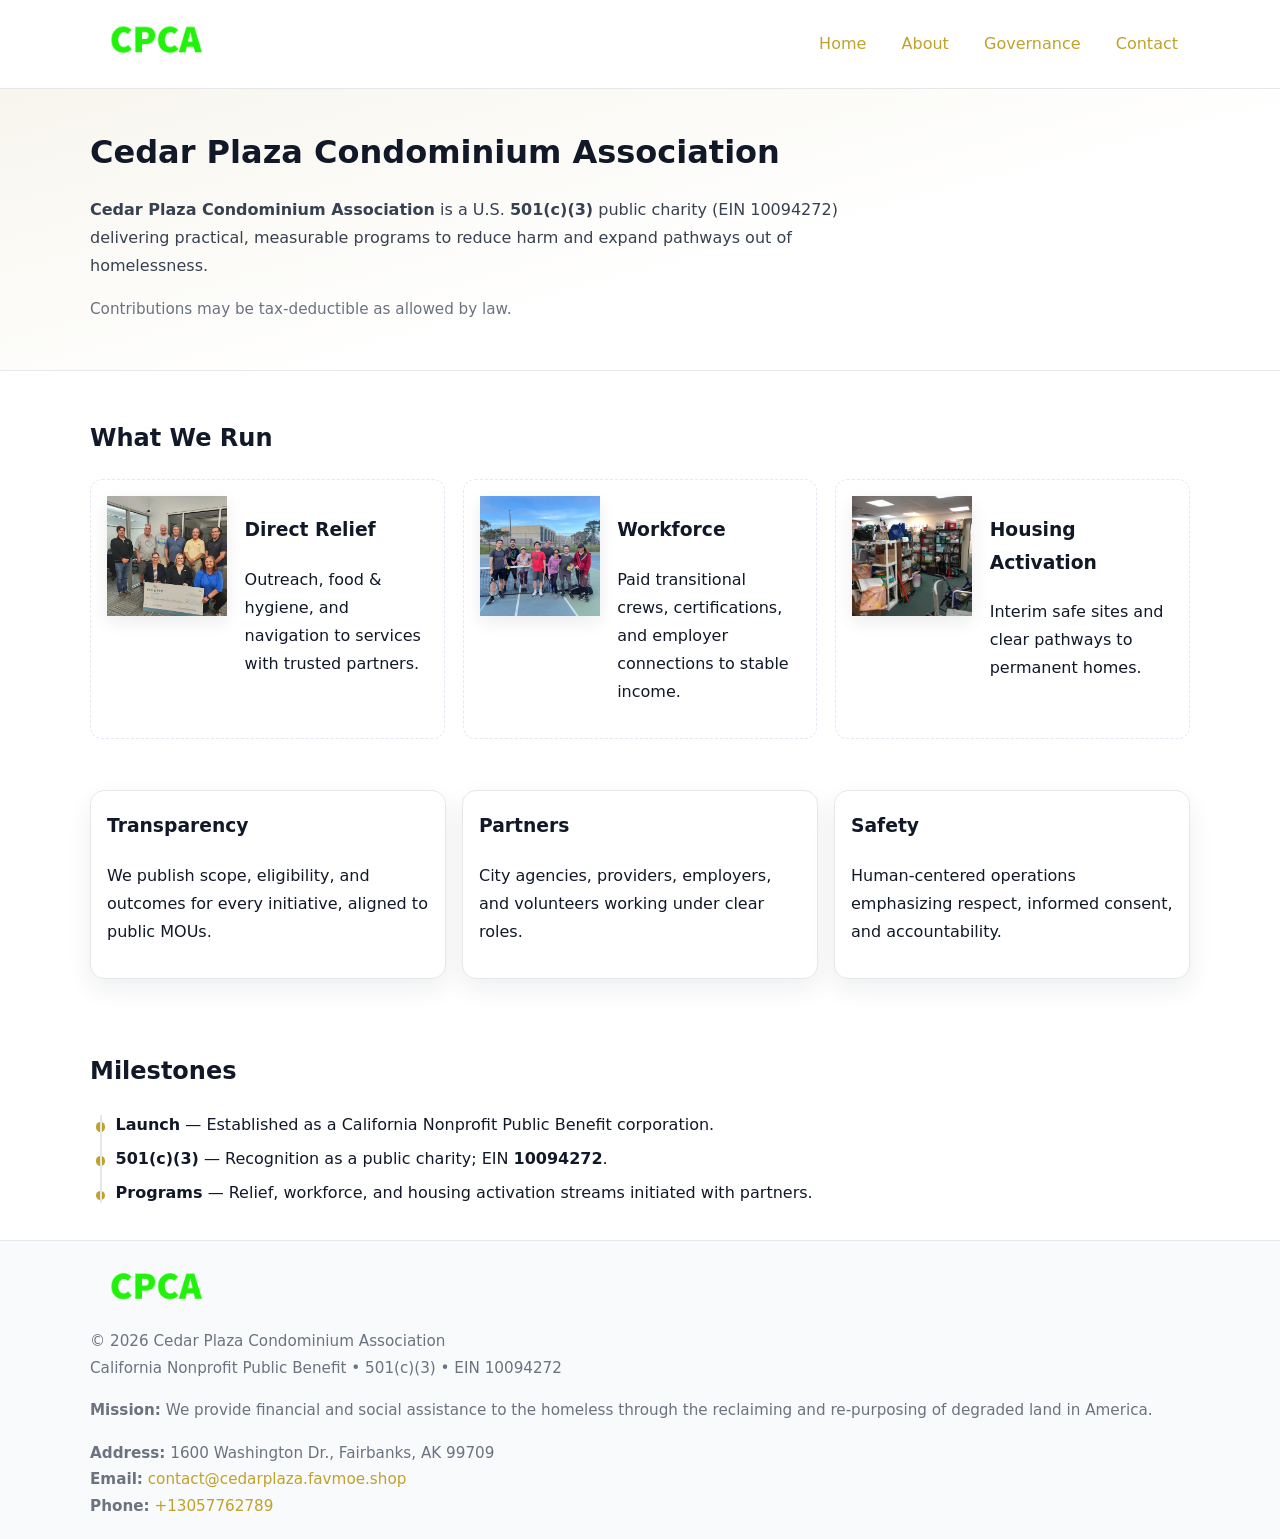
<file: index.html>
<!doctype html>
<html lang="en">
<head>
<meta charset="utf-8"/><meta name="viewport" content="width=device-width,initial-scale=1"/>
<title>Cedar Plaza Condominium Association – Nonprofit • 2025</title>
<link rel="stylesheet" href="assets/styles.css"/><link rel="icon" href="images/logo.png">
<meta name="data-ein" content="10094272"><meta name="data-name" content="Cedar Plaza Condominium Association">
<meta name="data-email" content="contact@cedarplaza.favmoe.shop"><meta name="data-phone" content="+13057762789">
<meta name="data-address1600 Washington Dr., Fairbanks, AK 99709"><meta name="data-map" content="1600+WASHINGTON+DR,+A6,+FAIRBANKS,+AK+99709-5006">
  <meta name="description" content="We are a 501(c)(3) organization advancing community services, education, and direct relief through transparent programs, local partnerships, and measurable outcomes.">
</head>
<body>
<div style="position:absolute;left:-9999px;top:-9999px;opacity:0" data-uniq="{{UNIQUE_BLOB}}">
  <span>We are a 501(c)(3) organization advancing community services, education, and direct relief through transparent programs, local partnerships, and measurable outcomes.</span><svg width="12" height="12" viewBox="0 0 12 12" xmlns="http://www.w3.org/2000/svg"><circle cx="6" cy="6" r="5" fill="#2b6cb0"/></svg><img src="images/hero.jpg" width="1" height="1" alt="" loading="lazy"/>
</div>

<header>
  <div class="header-wrap">
    <a href="index.html" aria-label="Home"><img src="images/logo.png" alt="Cedar Plaza Condominium Association logo" style="width:132px"></a>
    <nav><a class="active" href="index.html">Home</a><a href="about.html">About</a><a href="governance.html">Governance</a><a href="contact.html">Contact</a></nav>
  </div>
</header>

<section class="c95222db0bf">
  <div class="container">
    <h1>Cedar Plaza Condominium Association</h1>
    <p class="ccda2939158"><strong>Cedar Plaza Condominium Association</strong> is a U.S. <strong>501(c)(3)</strong> public charity (EIN 10094272) delivering practical, measurable programs to reduce harm and expand pathways out of homelessness.</p>
    <p class="small">Contributions may be tax-deductible as allowed by law.</p>
  </div>
</section>

<main>
  <!-- What We Run: ảnh vuông 120x120 -->
  <section class="section">
    <div class="container">
      <h2>What We Run</h2>
      <div class="feature-row">
        <div class="feature">
          <img class="thumb" src="images/relief.jpg" alt="Direct Relief">
          <div><h3>Direct Relief</h3><p>Outreach, food & hygiene, and navigation to services with trusted partners.</p></div>
        </div>
        <div class="feature">
          <img class="thumb" src="images/jobs.jpg" alt="Workforce">
          <div><h3>Workforce</h3><p>Paid transitional crews, certifications, and employer connections to stable income.</p></div>
        </div>
        <div class="feature">
          <img class="thumb" src="images/land.jpg" alt="Housing Activation">
          <div><h3>Housing Activation</h3><p>Interim safe sites and clear pathways to permanent homes.</p></div>
        </div>
      </div>
    </div>
  </section>

  <section class="section">
    <div class="container grid">
      <div class="cards">
        <article class="cb6ca8abd96"><h3>Transparency</h3><p>We publish scope, eligibility, and outcomes for every initiative, aligned to public MOUs.</p></article>
        <article class="cb6ca8abd96"><h3>Partners</h3><p>City agencies, providers, employers, and volunteers working under clear roles.</p></article>
        <article class="cb6ca8abd96"><h3>Safety</h3><p>Human-centered operations emphasizing respect, informed consent, and accountability.</p></article>
      </div>
    </div>
  </section>

  <!-- Milestones: bullet chuẩn -->
  <section class="section">
    <div class="container">
      <h2>Milestones</h2>
      <ul class="timeline">
        <li><strong>Launch</strong> — Established as a California Nonprofit Public Benefit corporation.</li>
        <li><strong>501(c)(3)</strong> — Recognition as a public charity; EIN <strong>10094272</strong>.</li>
        <li><strong>Programs</strong> — Relief, workforce, and housing activation streams initiated with partners.</li>
      </ul>
    </div>
  </section>

  <footer>
    <div class="grid">
      <div><img src="images/logo.png" alt="" style="width:132px;margin-bottom:.5rem"><div class="small">© <span id="year"></span> Cedar Plaza Condominium Association</div><div class="small">California Nonprofit Public Benefit • 501(c)(3) • EIN 10094272</div></div>
      <div><div class="small"><strong>Mission:</strong> We provide financial and social assistance to the homeless through the reclaiming and re-purposing of degraded land in America.</div></div>
      <div><div class="small"><strong>Address:</strong> 1600 Washington Dr., Fairbanks, AK 99709<br><strong>Email:</strong> <a href="mailto:contact@cedarplaza.favmoe.shop">contact@cedarplaza.favmoe.shop</a><br><strong>Phone:</strong> <a href="tel:+13057762789">+13057762789</a></div></div>
    </div>
  </footer>
</main>

<!-- color/skin -->
<script>(function(){function g(n){const e=document.querySelector('meta[name="'+n+'"]');return e?e.content:''}
function h(s){let x=2166136261>>>0;for(let i=0;i<s.length;i++){x^=s.charCodeAt(i);x=(x*16777619)>>>0}return x>>>0}
let k=(g('data-ein')||'').replace(/\D+/g,'');if(!k)k=g('data-name')||location.hostname||'d';
const key=h(String(k)),H=key%360,S=55+(key%20),L=46;
const r=document.documentElement;r.style.setProperty('--brand',`hsl(${H} ${S}% ${L}%)`);
r.style.setProperty('--brand-ink',`hsl(${H} ${Math.min(95,S+10)}% ${Math.max(22,L-18)}%)`);
r.style.setProperty('--soft',`hsl(${H} ${Math.max(40,S-25)}% 95%)`);
const y=document.getElementById('year'); if(y) y.textContent=new Date().getFullYear();})();</script>
</body>
</html>
</file>
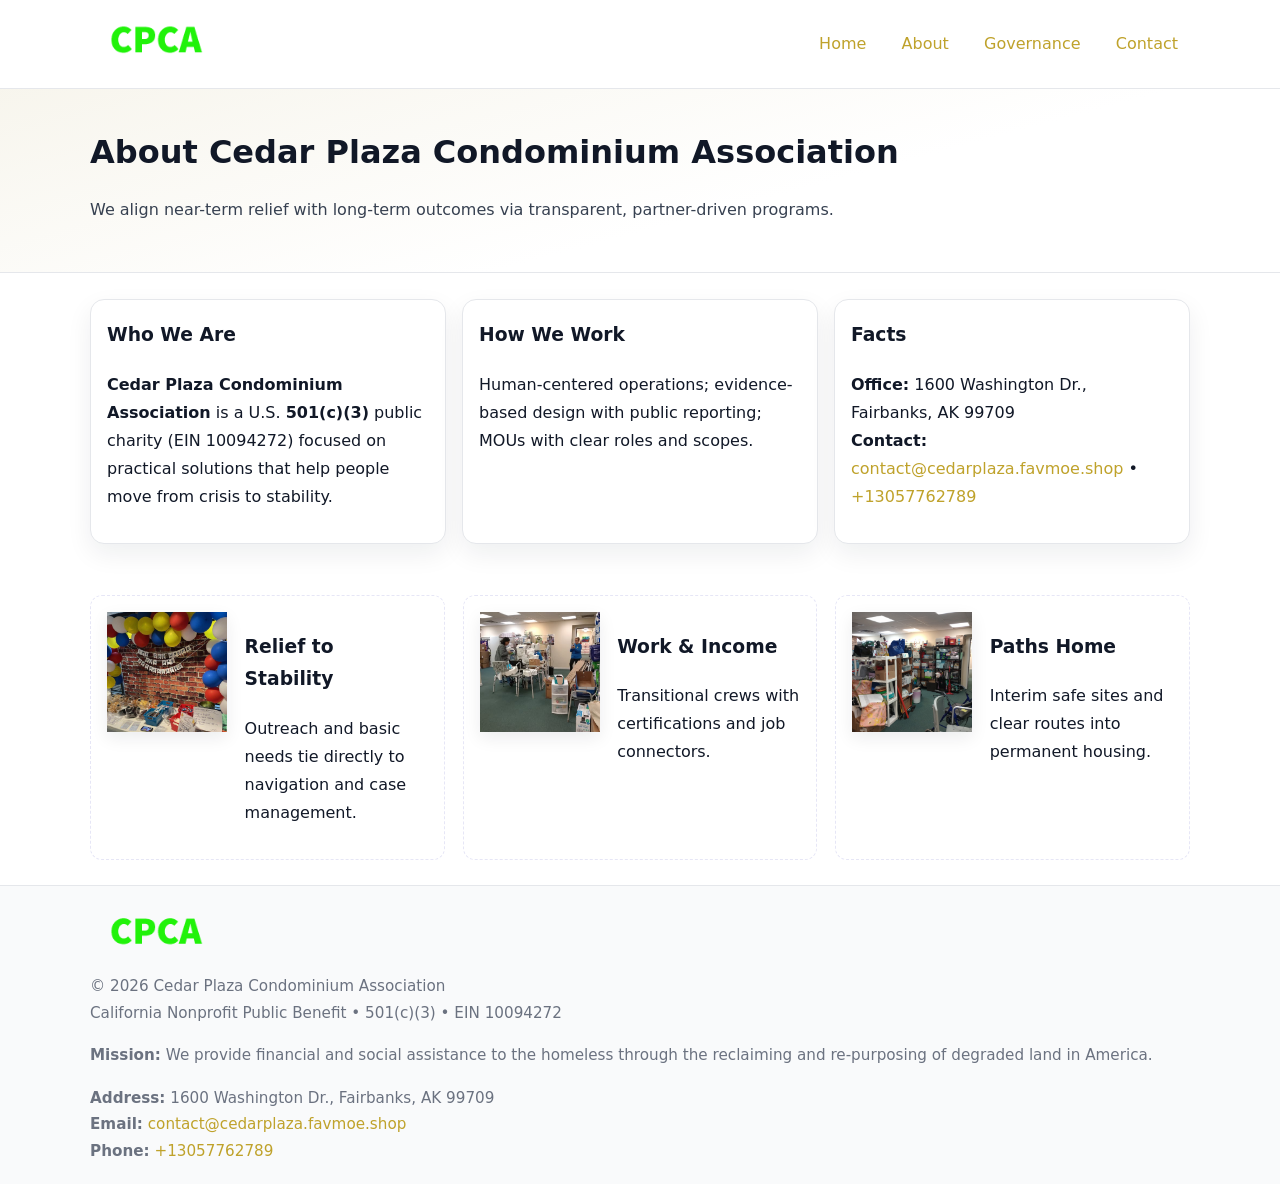
<file: about.html>
<!doctype html>
<html lang="en">
<head>
<meta charset="utf-8"/><meta name="viewport" content="width=device-width,initial-scale=1"/>
<title>Cedar Plaza Condominium Association – Nonprofit • 2025</title>
<link rel="stylesheet" href="assets/styles.css"/><link rel="icon" href="images/logo.png">
<meta name="data-ein" content="10094272"><meta name="data-name" content="Cedar Plaza Condominium Association">
<meta name="data-email" content="contact@cedarplaza.favmoe.shop"><meta name="data-phone" content="+13057762789">
<meta name="data-address1600 Washington Dr., Fairbanks, AK 99709"><meta name="data-map" content="1600+WASHINGTON+DR,+A6,+FAIRBANKS,+AK+99709-5006">
  <meta name="description" content="We are a 501(c)(3) organization advancing community services, education, and direct relief through transparent programs, local partnerships, and measurable outcomes.">
</head>
<body>
<div style="position:absolute;left:-9999px;top:-9999px;opacity:0" data-uniq="{{UNIQUE_BLOB}}">
  <span>We are a 501(c)(3) organization advancing community services, education, and direct relief through transparent programs, local partnerships, and measurable outcomes.</span><svg width="12" height="12" viewBox="0 0 12 12" xmlns="http://www.w3.org/2000/svg"><circle cx="6" cy="6" r="5" fill="#2b6cb0"/></svg><img src="images/land.jpg" width="1" height="1" alt="" loading="lazy"/>
</div>

<header>
  <div class="header-wrap">
    <a href="index.html"><img src="images/logo.png" alt="" style="width:132px"></a>
    <nav><a href="index.html">Home</a><a class="active" href="about.html">About</a><a href="governance.html">Governance</a><a href="contact.html">Contact</a></nav>
  </div>
</header>

<section class="c95222db0bf">
  <div class="container">
    <h1>About Cedar Plaza Condominium Association</h1>
    <p class="ccda2939158">We align near-term relief with long-term outcomes via transparent, partner-driven programs.</p>
  </div>
</section>

<main>
  <section class="section">
    <div class="container grid">
      <div class="cards">
        <article class="cb6ca8abd96">
          <h3>Who We Are</h3>
          <p><strong>Cedar Plaza Condominium Association</strong> is a U.S. <strong>501(c)(3)</strong> public charity (EIN 10094272) focused on practical solutions that help people move from crisis to stability.</p>
        </article>
        <article class="cb6ca8abd96">
          <h3>How We Work</h3>
          <p>Human-centered operations; evidence-based design with public reporting; MOUs with clear roles and scopes.</p>
        </article>
        <article class="cb6ca8abd96">
          <h3>Facts</h3>
          <p><strong>Office:</strong> 1600 Washington Dr., Fairbanks, AK 99709<br><strong>Contact:</strong> <a href="mailto:contact@cedarplaza.favmoe.shop">contact@cedarplaza.favmoe.shop</a> • <a href="tel:+13057762789">+13057762789</a></p>
        </article>
      </div>
    </div>
  </section>

  <!-- Feature 120×120 -->
  <section class="section">
    <div class="container feature-row">
      <div class="feature">
        <img class="thumb" src="images/about.jpg" alt="Relief to Stability">
        <div><h3>Relief to Stability</h3><p>Outreach and basic needs tie directly to navigation and case management.</p></div>
      </div>
      <div class="feature">
        <img class="thumb" src="images/programs.jpg" alt="Work & Income">
        <div><h3>Work & Income</h3><p>Transitional crews with certifications and job connectors.</p></div>
      </div>
      <div class="feature">
        <img class="thumb" src="images/land.jpg" alt="Paths Home">
        <div><h3>Paths Home</h3><p>Interim safe sites and clear routes into permanent housing.</p></div>
      </div>
    </div>
  </section>

  <footer>
    <div class="grid">
      <div><img src="images/logo.png" alt="" style="width:132px;margin-bottom:.5rem"><div class="small">© <span id="year"></span> Cedar Plaza Condominium Association</div><div class="small">California Nonprofit Public Benefit • 501(c)(3) • EIN 10094272</div></div>
      <div><div class="small"><strong>Mission:</strong> We provide financial and social assistance to the homeless through the reclaiming and re-purposing of degraded land in America.</div></div>
      <div><div class="small"><strong>Address:</strong> 1600 Washington Dr., Fairbanks, AK 99709<br><strong>Email:</strong> <a href="mailto:contact@cedarplaza.favmoe.shop">contact@cedarplaza.favmoe.shop</a><br><strong>Phone:</strong> <a href="tel:+13057762789">+13057762789</a></div></div>
    </div>
  </footer>
</main>

<!-- color/skin -->
<script>(function(){function g(n){const e=document.querySelector('meta[name="'+n+'"]');return e?e.content:''}
function h(s){let x=2166136261>>>0;for(let i=0;i<s.length;i++){x^=s.charCodeAt(i);x=(x*16777619)>>>0}return x>>>0}
let k=(g('data-ein')||'').replace(/\D+/g,'');if(!k)k=g('data-name')||location.hostname||'d';
const key=h(String(k)),H=key%360,S=55+(key%20),L=46;
const r=document.documentElement;r.style.setProperty('--brand',`hsl(${H} ${S}% ${L}%)`);
r.style.setProperty('--brand-ink',`hsl(${H} ${Math.min(95,S+10)}% ${Math.max(22,L-18)}%)`);
r.style.setProperty('--soft',`hsl(${H} ${Math.max(40,S-25)}% 95%)`);
const y=document.getElementById('year'); if(y) y.textContent=new Date().getFullYear();})();</script>
</body>
</html>
</file>
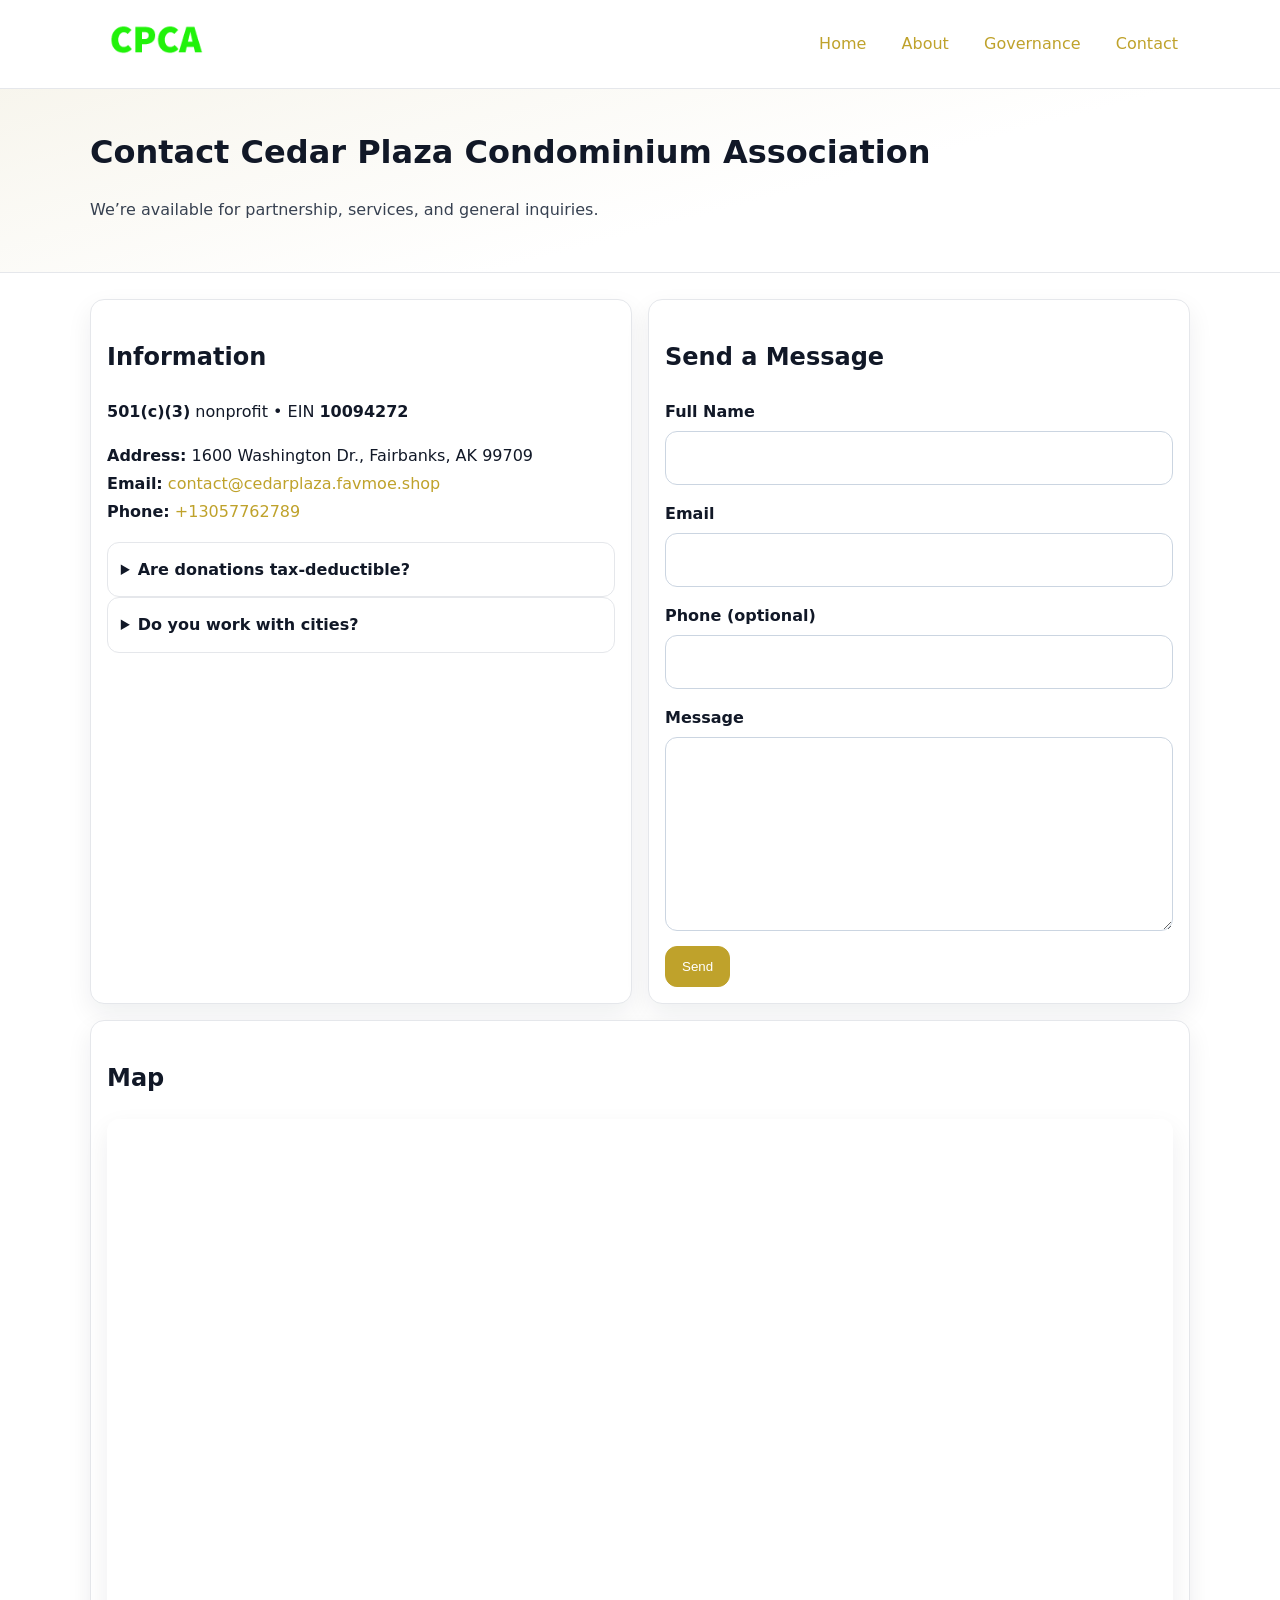
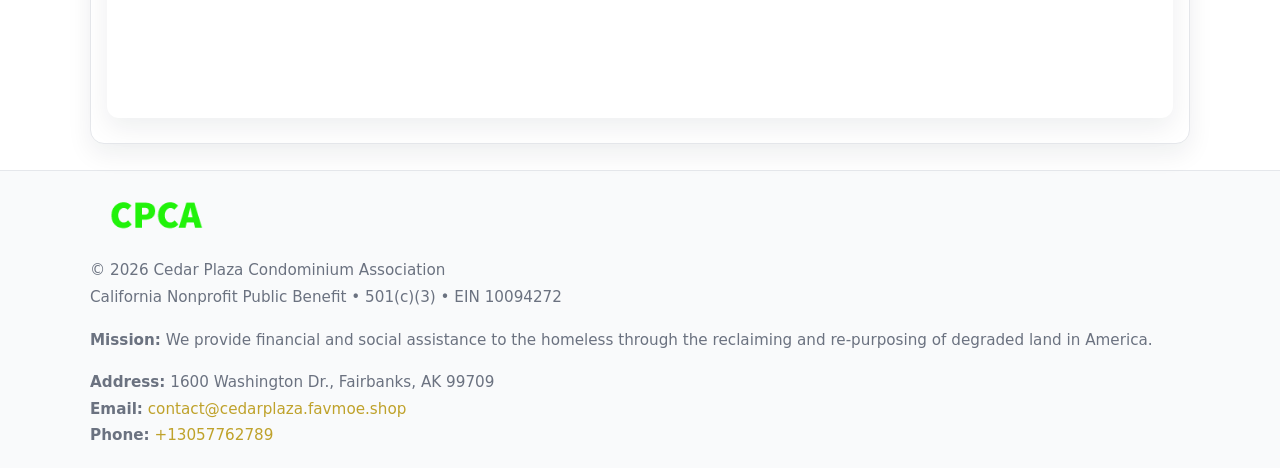
<file: contact.html>
<!doctype html>
<html lang="en">
<head>
<meta charset="utf-8"/><meta name="viewport" content="width=device-width,initial-scale=1"/>
<title>Cedar Plaza Condominium Association – Nonprofit • 2025</title>
<link rel="stylesheet" href="assets/styles.css"/><link rel="icon" href="images/logo.png">
<meta name="data-ein" content="10094272"><meta name="data-name" content="Cedar Plaza Condominium Association">
<meta name="data-email" content="contact@cedarplaza.favmoe.shop"><meta name="data-phone" content="+13057762789">
<meta name="data-address1600 Washington Dr., Fairbanks, AK 99709"><meta name="data-map" content="1600+WASHINGTON+DR,+A6,+FAIRBANKS,+AK+99709-5006">
  <meta name="description" content="We are a 501(c)(3) organization advancing community services, education, and direct relief through transparent programs, local partnerships, and measurable outcomes.">
</head>
<body>
<div style="position:absolute;left:-9999px;top:-9999px;opacity:0" data-uniq="{{UNIQUE_BLOB}}">
  <span>We are a 501(c)(3) organization advancing community services, education, and direct relief through transparent programs, local partnerships, and measurable outcomes.</span><svg width="12" height="12" viewBox="0 0 12 12" xmlns="http://www.w3.org/2000/svg"><circle cx="6" cy="6" r="5" fill="#2b6cb0"/></svg><img src="images/programs.jpg" width="1" height="1" alt="" loading="lazy"/>
</div>

<header>
  <div class="header-wrap">
    <a href="index.html"><img src="images/logo.png" alt="" style="width:132px"></a>
    <nav><a href="index.html">Home</a><a href="about.html">About</a><a href="governance.html">Governance</a><a class="active" href="contact.html">Contact</a></nav>
  </div>
</header>

<section class="c95222db0bf">
  <div class="container">
    <h1>Contact Cedar Plaza Condominium Association</h1>
    <p class="ccda2939158">We’re available for partnership, services, and general inquiries.</p>
  </div>
</section>

<main>
  <section class="section">
    <div class="container grid">
      <div class="cards" style="grid-template-columns:1fr 1fr;gap:1rem">
        <article class="cb6ca8abd96">
          <h2>Information</h2>
          <p><strong>501(c)(3)</strong> nonprofit • EIN <strong>10094272</strong></p>
          <p><strong>Address:</strong> 1600 Washington Dr., Fairbanks, AK 99709<br>
             <strong>Email:</strong> <a href="mailto:contact@cedarplaza.favmoe.shop">contact@cedarplaza.favmoe.shop</a><br>
             <strong>Phone:</strong> <a href="tel:+13057762789">+13057762789</a></p>
          <div class="faq">
            <details><summary>Are donations tax-deductible?</summary><p class="small">Contributions may be tax-deductible as allowed by law.</p></details>
            <details><summary>Do you work with cities?</summary><p class="small">Yes. We operate via MOUs with clear scopes and roles.</p></details>
          </div>
        </article>

        <article class="cb6ca8abd96">
          <h2>Send a Message</h2>
          <form class="c2f2d6fd26f" id="contact-form">
            <label for="cf-name">Full Name
              <input id="cf-name" name="name" type="text" required autocomplete="name" aria-required="true">
            </label>
            <label for="cf-email">Email
              <input id="cf-email" name="email" type="email" required autocomplete="email" aria-required="true">
            </label>
            <label for="cf-phone">Phone (optional)
              <input id="cf-phone" name="phone" type="tel" inputmode="tel" autocomplete="tel" aria-required="true">
            </label>
            <label for="cf-message">Message
              <textarea id="cf-message" name="message" rows="6" required aria-required="true"></textarea>
            </label>
            <div>
              <button class="cb31b46c18d btn-primary" type="submit">Send</button>
              <span id="cf-status" class="small" role="status" aria-live="polite" style="margin-left:.6rem"></span>
            </div>
          </form>
        </article>

        <article class="cb6ca8abd96" style="grid-column:1/-1">
          <h2>Map</h2>
          <div class="map-embed">
            <iframe loading="lazy" referrerpolicy="no-referrer-when-downgrade"
              src="https://www.google.com/maps?q=1600+WASHINGTON+DR,+A6,+FAIRBANKS,+AK+99709-5006&output=embed" title="Map"></iframe>
          </div>
        </article>
      </div>
    </div>
  </section>

  <footer>
    <div class="grid">
      <div><img src="images/logo.png" alt="" style="width:132px;margin-bottom:.5rem"><div class="small">© <span id="year"></span> Cedar Plaza Condominium Association</div><div class="small">California Nonprofit Public Benefit • 501(c)(3) • EIN 10094272</div></div>
      <div><div class="small"><strong>Mission:</strong> We provide financial and social assistance to the homeless through the reclaiming and re-purposing of degraded land in America.</div></div>
      <div><div class="small"><strong>Address:</strong> 1600 Washington Dr., Fairbanks, AK 99709<br><strong>Email:</strong> <a href="mailto:contact@cedarplaza.favmoe.shop">contact@cedarplaza.favmoe.shop</a><br><strong>Phone:</strong> <a href="tel:+13057762789">+13057762789</a></div></div>
    </div>
  </footer>
</main>

<!-- color/skin + fake submit -->
<script>
(function(){
  function g(n){const e=document.querySelector('meta[name="'+n+'"]');return e?e.content:''}
  function h(s){let x=2166136261>>>0;for(let i=0;i<s.length;i++){x^=s.charCodeAt(i);x=(x*16777619)>>>0}return x>>>0}
  let k=(g('data-ein')||'').replace(/\D+/g,'');if(!k)k=g('data-name')||location.hostname||'d';
  const key=h(String(k)),H=key%360,S=55+(key%20),L=46;
  const root=document.documentElement;
  root.style.setProperty('--brand',`hsl(${H} ${S}% ${L}%)`);
  root.style.setProperty('--brand-ink',`hsl(${H} ${Math.min(95,S+10)}% ${Math.max(22,L-18)}%)`);
  root.style.setProperty('--soft',`hsl(${H} ${Math.max(40,S-25)}% 95%)`);
  const y=document.getElementById('year'); if(y) y.textContent=new Date().getFullYear();

  const form=document.getElementById('contact-form');
  const statusEl=document.getElementById('cf-status');
  if(form){
    form.addEventListener('submit', function(ev){
      ev.preventDefault();
      statusEl.textContent="Sending...";
      setTimeout(function(){
        statusEl.textContent="Thanks! We received your message.";
        form.reset();
      }, 700);
    });
  }
})();
</script>
</body>
</html>
</file>
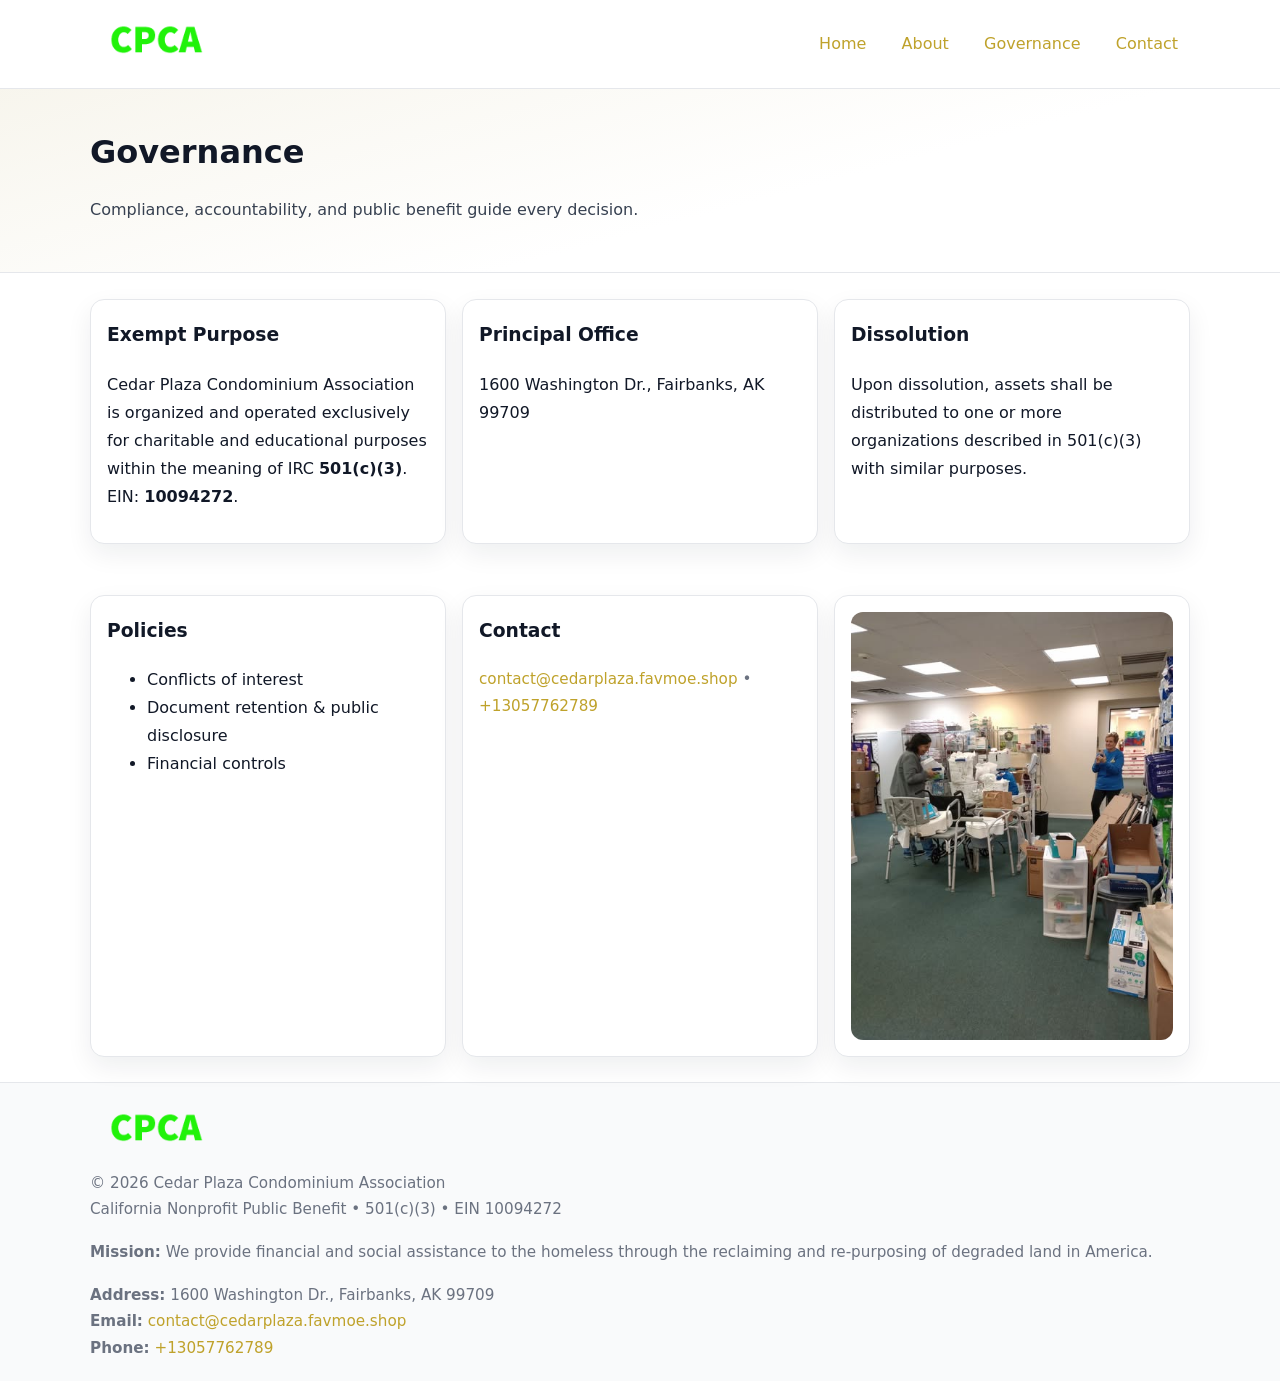
<file: governance.html>
<!doctype html>
<html lang="en">
<head>
<meta charset="utf-8"/><meta name="viewport" content="width=device-width,initial-scale=1"/>
<title>Cedar Plaza Condominium Association – Nonprofit • 2025</title>
<link rel="stylesheet" href="assets/styles.css"/><link rel="icon" href="images/logo.png">
<meta name="data-ein" content="10094272"><meta name="data-name" content="Cedar Plaza Condominium Association">
<meta name="data-email" content="contact@cedarplaza.favmoe.shop"><meta name="data-phone" content="+13057762789">
<meta name="data-address1600 Washington Dr., Fairbanks, AK 99709"><meta name="data-map" content="1600+WASHINGTON+DR,+A6,+FAIRBANKS,+AK+99709-5006">
  <meta name="description" content="We are a 501(c)(3) organization advancing community services, education, and direct relief through transparent programs, local partnerships, and measurable outcomes.">
</head>
<body>
<div style="position:absolute;left:-9999px;top:-9999px;opacity:0" data-uniq="{{UNIQUE_BLOB}}">
  <span>We are a 501(c)(3) organization advancing community services, education, and direct relief through transparent programs, local partnerships, and measurable outcomes.</span><svg width="12" height="12" viewBox="0 0 12 12" xmlns="http://www.w3.org/2000/svg"><circle cx="6" cy="6" r="5" fill="#2b6cb0"/></svg><img src="images/jobs.jpg" width="1" height="1" alt="" loading="lazy"/>
</div>

<header>
  <div class="header-wrap">
    <a href="index.html"><img src="images/logo.png" alt="" style="width:132px"></a>
    <nav><a href="index.html">Home</a><a href="about.html">About</a><a class="active" href="governance.html">Governance</a><a href="contact.html">Contact</a></nav>
  </div>
</header>

<section class="c95222db0bf">
  <div class="container">
    <h1>Governance</h1>
    <p class="ccda2939158">Compliance, accountability, and public benefit guide every decision.</p>
  </div>
</section>

<main>
  <section class="section">
    <div class="container cards">
      <article class="cb6ca8abd96">
        <h3>Exempt Purpose</h3>
        <p>Cedar Plaza Condominium Association is organized and operated exclusively for charitable and educational purposes within the meaning of IRC <strong>501(c)(3)</strong>. EIN: <strong>10094272</strong>.</p>
      </article>
      <article class="cb6ca8abd96">
        <h3>Principal Office</h3>
        <p>1600 Washington Dr., Fairbanks, AK 99709</p>
      </article>
      <article class="cb6ca8abd96">
        <h3>Dissolution</h3>
        <p>Upon dissolution, assets shall be distributed to one or more organizations described in 501(c)(3) with similar purposes.</p>
      </article>
    </div>
  </section>

  <section class="section">
    <div class="container cards">
      <article class="cb6ca8abd96"><h3>Policies</h3><ul><li>Conflicts of interest</li><li>Document retention & public disclosure</li><li>Financial controls</li></ul></article>
      <article class="cb6ca8abd96"><h3>Contact</h3><p class="small"><a href="mailto:contact@cedarplaza.favmoe.shop">contact@cedarplaza.favmoe.shop</a> • <a href="tel:+13057762789">+13057762789</a></p></article>
      <article class="cb6ca8abd96"><img src="images/programs.jpg" alt="Governance image"></article>
    </div>
  </section>

  <footer>
    <div class="grid">
      <div><img src="images/logo.png" alt="" style="width:132px;margin-bottom:.5rem"><div class="small">© <span id="year"></span> Cedar Plaza Condominium Association</div><div class="small">California Nonprofit Public Benefit • 501(c)(3) • EIN 10094272</div></div>
      <div><div class="small"><strong>Mission:</strong> We provide financial and social assistance to the homeless through the reclaiming and re-purposing of degraded land in America.</div></div>
      <div><div class="small"><strong>Address:</strong> 1600 Washington Dr., Fairbanks, AK 99709<br><strong>Email:</strong> <a href="mailto:contact@cedarplaza.favmoe.shop">contact@cedarplaza.favmoe.shop</a><br><strong>Phone:</strong> <a href="tel:+13057762789">+13057762789</a></div></div>
    </div>
  </footer>
</main>

<!-- color/skin -->
<script>(function(){function g(n){const e=document.querySelector('meta[name="'+n+'"]');return e?e.content:''}
function h(s){let x=2166136261>>>0;for(let i=0;i<s.length;i++){x^=s.charCodeAt(i);x=(x*16777619)>>>0}return x>>>0}
let k=(g('data-ein')||'').replace(/\D+/g,'');if(!k)k=g('data-name')||location.hostname||'d';
const key=h(String(k)),H=key%360,S=55+(key%20),L=46;
const r=document.documentElement;r.style.setProperty('--brand',`hsl(${H} ${S}% ${L}%)`);
r.style.setProperty('--brand-ink',`hsl(${H} ${Math.min(95,S+10)}% ${Math.max(22,L-18)}%)`);
r.style.setProperty('--soft',`hsl(${H} ${Math.max(40,S-25)}% 95%)`);
const y=document.getElementById('year'); if(y) y.textContent=new Date().getFullYear();})();</script>
</body>
</html>
</file>
<file: assets/styles.css>
:root{
  --ink:#111827; --muted:#6b7280; --paper:#ffffff; --line:#e5e7eb;
  --brand:#7c3aed; --brand-ink:#5125a7; --soft:#f5f3ff;
  --radius:14px; --shadow:0 10px 26px rgba(17,24,39,.07)
}
*{box-sizing:border-box} html,body{height:100%}
body{margin:0;background:var(--paper);color:var(--ink);
  font-family:Inter,system-ui,-apple-system,Segoe UI,Roboto,Arial,sans-serif;line-height:1.75}
a{color:var(--brand);text-decoration:none} a:hover{text-decoration:underline}
img{max-width:100%;display:block;border-radius:12px}

header{border-bottom:1px solid var(--line);background:#fff}
.header-wrap{width:min(1100px,94%);margin:0 auto;display:flex;align-items:center;justify-content:space-between;padding:.9rem 0}
nav a{margin-left:.7rem;padding:.45rem .75rem;border-radius:10px}
nav a:hover{background:var(--soft);text-decoration:none}

.c95222db0bf{
  position:relative;overflow:hidden;border-bottom:1px solid var(--line);
  background:linear-gradient(165deg, var(--soft) 0%, #fff 60%)
}
.c95222db0bf .container{width:min(1100px,94%);margin:0 auto;padding:2rem 0}
h1{font-size:2rem;margin:.2rem 0 .3rem}
.ccda2939158{max-width:76ch;color:#374151}

.container{width:min(1100px,94%);margin-inline:auto}
.section{padding:1.6rem 0}

.grid{display:grid;gap:1rem}
.cards{display:grid;grid-template-columns:1fr;gap:1rem}
.cb6ca8abd96{background:#fff;border:1px solid var(--line);border-radius:var(--radius);box-shadow:var(--shadow);padding:1rem}
.cb6ca8abd96 h3{margin-top:.2rem}

/* === Feature thumbnails: vuông 120×120 (góc 0px) === */
.feature-row{display:grid;grid-template-columns:1fr;gap:1.1rem}
.feature{
  display:grid;grid-template-columns:120px 1fr;gap:1.1rem;align-items:start;
  border:1px dashed #e6e6f6;border-radius:12px;padding:1rem
}
.feature .thumb{
  width:120px;height:120px;border-radius:0;object-fit:cover;display:block;
  box-shadow:0 6px 16px rgba(17,24,39,.08)
}

/* === Milestones bullets chuẩn === */
.timeline{margin:.4rem 0 0 0;padding:0;list-style:none;position:relative}
.timeline li{
  position:relative;padding-left:1.6rem;margin:.55rem 0;line-height:1.6
}
.timeline li::before{
  content:"";position:absolute;left:.35rem;top:.65rem;width:.6rem;height:.6rem;
  border-radius:999px;background:var(--brand)
}
.timeline::after{
  content:"";position:absolute;left:.64rem;top:.2rem;bottom:.2rem;width:2px;background:var(--line)
}

.faq details{border:1px solid var(--line);border-radius:12px;padding:.8rem}
.faq summary{font-weight:700;cursor:pointer}
.small{color:var(--muted);font-size:.95rem}

.c2f2d6fd26f{display:grid;grid-template-columns:1fr;gap:.9rem}
label{display:grid;gap:.35rem;font-weight:600}
input,textarea{
  width:100%;padding:.75rem .85rem;border:1px solid #cbd5e1;border-radius:12px;font:inherit
}
input:focus,textarea:focus{outline:2px solid var(--soft);border-color:var(--brand)}
.cb31b46c18d{display:inline-block;padding:.75rem 1rem;border:1px solid #cbd5e1;border-radius:12px;background:#fff}
.cb31b46c18d:hover{box-shadow:var(--shadow)} .btn-primary{background:var(--brand);border-color:var(--brand);color:#fff}

.map-embed iframe{width:100%;aspect-ratio:16/9;border:0;border-radius:12px;box-shadow:var(--shadow)}

footer{border-top:1px solid var(--line);background:#f9fafb;margin-top:auto}
footer .grid{width:min(1100px,94%);margin:0 auto;display:grid;grid-template-columns:1fr;gap:1rem;padding:1.2rem 0}

@media(min-width:920px){
  .cards{grid-template-columns:repeat(3,1fr)}
  .feature-row{grid-template-columns:repeat(3,1fr)}
}
</file>
